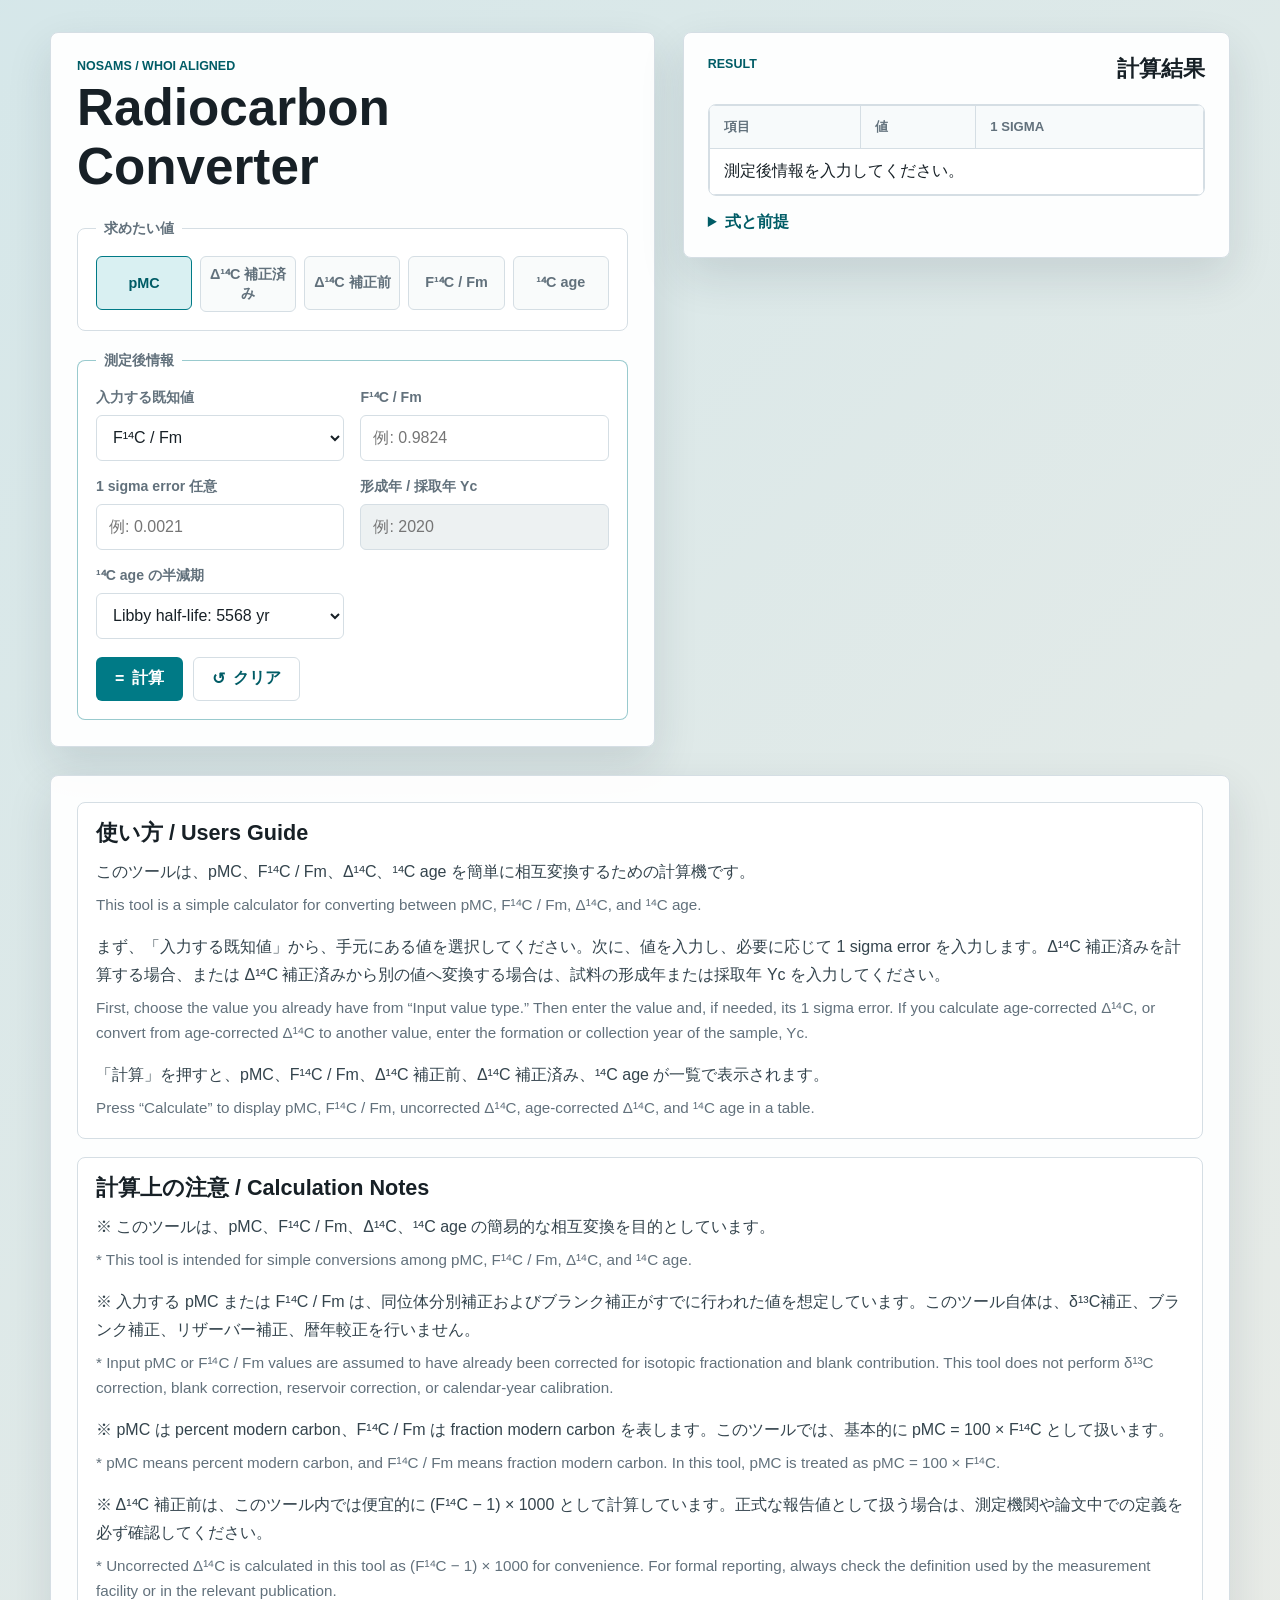
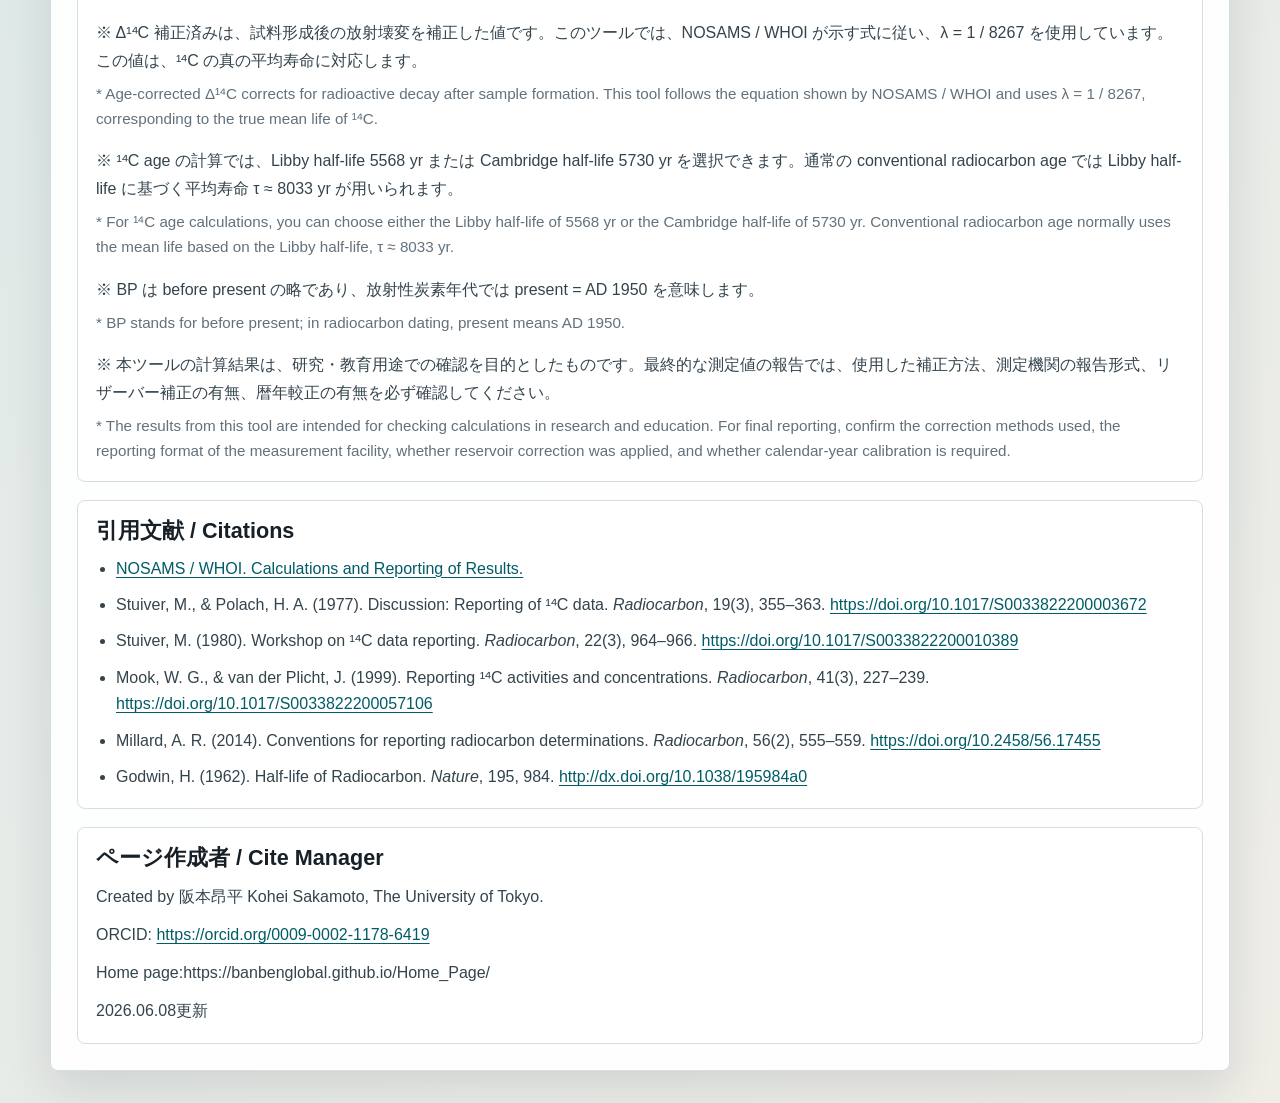
<file: index.html>
<!doctype html>
<html lang="ja">
  <head>
    <meta charset="utf-8">
    <meta name="viewport" content="width=device-width, initial-scale=1">
    <title>¹⁴C計算機　Radiocarbon Converter | pMC, F14C, Delta14C Calculator | K. Sakamoto</title>
    <meta
      name="description"
      content="Radiocarbon converter for pMC, F¹⁴C / Fm, Delta¹⁴C and ¹⁴C age calculations, aligned with NOSAMS / WHOI reporting formulas."
    >
    <meta name="author" content="K. Sakamoto, The University of Tokyo">
    <meta name="robots" content="index, follow">
    <link rel="stylesheet" href="style.css">
  </head>
  <body>
    <main class="app-shell">
      <section class="calculator" aria-labelledby="app-title">
        <div class="top-bar">
          <div>
            <p class="eyebrow">NOSAMS / WHOI aligned</p>
            <h1 id="app-title">Radiocarbon Converter</h1>
          </div>
        </div>

        <form id="converter-form" class="converter-form" novalidate>
          <fieldset class="control-group">
            <legend>求めたい値</legend>
            <div class="segment-grid" role="radiogroup" aria-label="求めたい値">
              <label>
                <input type="radio" name="target" value="pmc" checked>
                <span>pMC</span>
              </label>
              <label>
                <input type="radio" name="target" value="deltaCorrected">
                <span>Δ¹⁴C 補正済み</span>
              </label>
              <label>
                <input type="radio" name="target" value="deltaRaw">
                <span>Δ¹⁴C 補正前</span>
              </label>
              <label>
                <input type="radio" name="target" value="fm">
                <span>F¹⁴C / Fm</span>
              </label>
              <label>
                <input type="radio" name="target" value="age">
                <span>¹⁴C age</span>
              </label>
            </div>
          </fieldset>

          <fieldset class="control-group input-frame">
            <legend>測定後情報</legend>
            <div class="field-grid">
              <label class="field">
                <span>入力する既知値</span>
                <select id="source-type" name="sourceType">
                  <option value="fm">F¹⁴C / Fm</option>
                  <option value="pmc">pMC</option>
                  <option value="deltaCorrected">Δ¹⁴C 補正済み</option>
                  <option value="deltaRaw">Δ¹⁴C 補正前</option>
                  <option value="age">¹⁴C age</option>
                </select>
              </label>

              <label class="field">
                <span id="known-value-label">F¹⁴C / Fm</span>
                <input
                  id="known-value"
                  name="knownValue"
                  type="text"
                  inputmode="decimal"
                  placeholder="例: 0.9824"
                  required
                >
              </label>

              <label class="field optional-field">
                <span id="known-error-label">1 sigma error 任意</span>
                <input
                  id="known-error"
                  name="knownError"
                  type="text"
                  inputmode="decimal"
                  placeholder="例: 0.0021"
                >
              </label>

              <label class="field" id="collection-year-field">
                <span>形成年 / 採取年 Yc</span>
                <input
                  id="collection-year"
                  name="collectionYear"
                  type="text"
                  inputmode="numeric"
                  placeholder="例: 2020"
                >
              </label>

              <label class="field">
                <span>¹⁴C age の半減期</span>
                <select id="half-life-mode" name="halfLifeMode">
                  <option value="libby">Libby half-life: 5568 yr</option>
                  <option value="cambridge">Cambridge half-life: 5730 yr</option>
                </select>
              </label>
            </div>

            <div class="action-row">
              <button type="submit" class="primary-button">
                <span aria-hidden="true">=</span>
                計算
              </button>
              <button type="button" id="reset-button" class="ghost-button">
                <span aria-hidden="true">↺</span>
                クリア
              </button>
            </div>
          </fieldset>
        </form>
      </section>

      <section class="results-panel" aria-live="polite" aria-labelledby="result-title">
        <div class="result-heading">
          <p class="eyebrow">Result</p>
          <h2 id="result-title">計算結果</h2>
        </div>

        <div id="message" class="message" hidden></div>

        <div class="table-wrap">
          <table class="results-table">
            <thead>
              <tr>
                <th scope="col">項目</th>
                <th scope="col">値</th>
                <th scope="col">1 sigma</th>
              </tr>
            </thead>
            <tbody id="results-body">
              <tr>
                <td colspan="3">測定後情報を入力してください。</td>
              </tr>
            </tbody>
          </table>
        </div>

        <details class="formula-box">
          <summary>式と前提</summary>
          <ul>
            <li>pMC = Fm × 100</li>
            <li>Δ¹⁴C 補正前 = (Fm - 1) × 1000</li>
            <li>Δ¹⁴C 補正済み = [Fm × exp(λ × (1950 - Yc)) - 1] × 1000</li>
            <li>λ = 1 / 8267 = 0.00012097</li>
            <li>¹⁴C age = -τ × ln(Fm), τ = 選択した半減期 / ln(2)</li>
          </ul>
        </details>
      </section>

      <section class="info-panel" aria-labelledby="guide-title">
        <article class="text-box">
          <h2 id="guide-title">使い方 / Users Guide</h2>
          <p>
            このツールは、pMC、F¹⁴C / Fm、Δ¹⁴C、¹⁴C age を簡単に相互変換するための計算機です。
          </p>
          <p class="english-text">
            This tool is a simple calculator for converting between pMC, F¹⁴C / Fm, Δ¹⁴C, and ¹⁴C age.
          </p>
          <p>
            まず、「入力する既知値」から、手元にある値を選択してください。次に、値を入力し、必要に応じて 1 sigma error を入力します。Δ¹⁴C 補正済みを計算する場合、または Δ¹⁴C 補正済みから別の値へ変換する場合は、試料の形成年または採取年 Yc を入力してください。
          </p>
          <p class="english-text">
            First, choose the value you already have from “Input value type.” Then enter the value and, if needed, its 1 sigma error. If you calculate age-corrected Δ¹⁴C, or convert from age-corrected Δ¹⁴C to another value, enter the formation or collection year of the sample, Yc.
          </p>
          <p>
            「計算」を押すと、pMC、F¹⁴C / Fm、Δ¹⁴C 補正前、Δ¹⁴C 補正済み、¹⁴C age が一覧で表示されます。
          </p>
          <p class="english-text">
            Press “Calculate” to display pMC, F¹⁴C / Fm, uncorrected Δ¹⁴C, age-corrected Δ¹⁴C, and ¹⁴C age in a table.
          </p>
        </article>

        <article class="text-box">
          <h2>計算上の注意 / Calculation Notes</h2>
          <p>※ このツールは、pMC、F¹⁴C / Fm、Δ¹⁴C、¹⁴C age の簡易的な相互変換を目的としています。</p>
          <p class="english-text">* This tool is intended for simple conversions among pMC, F¹⁴C / Fm, Δ¹⁴C, and ¹⁴C age.</p>
          <p>※ 入力する pMC または F¹⁴C / Fm は、同位体分別補正およびブランク補正がすでに行われた値を想定しています。このツール自体は、δ¹³C補正、ブランク補正、リザーバー補正、暦年較正を行いません。</p>
          <p class="english-text">* Input pMC or F¹⁴C / Fm values are assumed to have already been corrected for isotopic fractionation and blank contribution. This tool does not perform δ¹³C correction, blank correction, reservoir correction, or calendar-year calibration.</p>
          <p>※ pMC は percent modern carbon、F¹⁴C / Fm は fraction modern carbon を表します。このツールでは、基本的に pMC = 100 × F¹⁴C として扱います。</p>
          <p class="english-text">* pMC means percent modern carbon, and F¹⁴C / Fm means fraction modern carbon. In this tool, pMC is treated as pMC = 100 × F¹⁴C.</p>
          <p>※ Δ¹⁴C 補正前は、このツール内では便宜的に (F¹⁴C − 1) × 1000 として計算しています。正式な報告値として扱う場合は、測定機関や論文中での定義を必ず確認してください。</p>
          <p class="english-text">* Uncorrected Δ¹⁴C is calculated in this tool as (F¹⁴C − 1) × 1000 for convenience. For formal reporting, always check the definition used by the measurement facility or in the relevant publication.</p>
          <p>※ Δ¹⁴C 補正済みは、試料形成後の放射壊変を補正した値です。このツールでは、NOSAMS / WHOI が示す式に従い、λ = 1 / 8267 を使用しています。この値は、¹⁴C の真の平均寿命に対応します。</p>
          <p class="english-text">* Age-corrected Δ¹⁴C corrects for radioactive decay after sample formation. This tool follows the equation shown by NOSAMS / WHOI and uses λ = 1 / 8267, corresponding to the true mean life of ¹⁴C.</p>
          <p>※ ¹⁴C age の計算では、Libby half-life 5568 yr または Cambridge half-life 5730 yr を選択できます。通常の conventional radiocarbon age では Libby half-life に基づく平均寿命 τ ≈ 8033 yr が用いられます。</p>
          <p class="english-text">* For ¹⁴C age calculations, you can choose either the Libby half-life of 5568 yr or the Cambridge half-life of 5730 yr. Conventional radiocarbon age normally uses the mean life based on the Libby half-life, τ ≈ 8033 yr.</p>
          <p>※ BP は before present の略であり、放射性炭素年代では present = AD 1950 を意味します。</p>
          <p class="english-text">* BP stands for before present; in radiocarbon dating, present means AD 1950.</p>
          <p>※ 本ツールの計算結果は、研究・教育用途での確認を目的としたものです。最終的な測定値の報告では、使用した補正方法、測定機関の報告形式、リザーバー補正の有無、暦年較正の有無を必ず確認してください。</p>
          <p class="english-text">* The results from this tool are intended for checking calculations in research and education. For final reporting, confirm the correction methods used, the reporting format of the measurement facility, whether reservoir correction was applied, and whether calendar-year calibration is required.</p>
        </article>

        <article class="text-box">
          <h2>引用文献 / Citations</h2>
          <ul class="reference-list">
            <li><a href="https://www2.whoi.edu/site/nosams/calculations-and-reporting-of-results/" target="_blank" rel="noreferrer">NOSAMS / WHOI. Calculations and Reporting of Results.</a></li>
            <li>Stuiver, M., &amp; Polach, H. A. (1977). Discussion: Reporting of ¹⁴C data. <i>Radiocarbon</i>, 19(3), 355–363. <a href="https://doi.org/10.1017/S0033822200003672" target="_blank" rel="noreferrer">https://doi.org/10.1017/S0033822200003672</a></li>
            <li>Stuiver, M. (1980). Workshop on ¹⁴C data reporting. <i>Radiocarbon</i>, 22(3), 964–966. <a href="https://doi.org/10.1017/S0033822200010389" target="_blank" rel="noreferrer">https://doi.org/10.1017/S0033822200010389</a></li>
            <li>Mook, W. G., &amp; van der Plicht, J. (1999). Reporting ¹⁴C activities and concentrations. <i>Radiocarbon</i>, 41(3), 227–239. <a href="https://doi.org/10.1017/S0033822200057106" target="_blank" rel="noreferrer">https://doi.org/10.1017/S0033822200057106</a></li>
            <li>Millard, A. R. (2014). Conventions for reporting radiocarbon determinations. <i>Radiocarbon</i>, 56(2), 555–559. <a href="https://doi.org/10.2458/56.17455" target="_blank" rel="noreferrer">https://doi.org/10.2458/56.17455</a></li>
            <li>Godwin, H. (1962). Half-life of Radiocarbon. <i>Nature</i>, 195, 984. <a href="http://dx.doi.org/10.1038/195984a0" target="_blank" rel="noreferrer">http://dx.doi.org/10.1038/195984a0</a></li>
          </ul>
        </article>

        <article class="text-box">
          <h2>ページ作成者 / Cite Manager</h2>
          <p>Created by 阪本昂平 Kohei Sakamoto, The University of Tokyo.</p>
          <p>ORCID: <a href="https://orcid.org/0009-0002-1178-6419" target="_blank" rel="noreferrer">https://orcid.org/0009-0002-1178-6419</a></p>
          <p>Home page:https://banbenglobal.github.io/Home_Page/</p>
          <p>2026.06.08更新</p>
        </article>
      </section>
    </main>

    <script src="app.js"></script>
  </body>
</html>
</file>
<file: style.css>
:root {
  color-scheme: light;
  --ink: #172026;
  --muted: #62717c;
  --line: #d5dee4;
  --panel: #ffffff;
  --surface: #f3f6f7;
  --accent: #007a86;
  --accent-strong: #005c66;
  --accent-soft: #d9f0f2;
  --gold: #c58728;
  --error: #a8302d;
  --shadow: 0 18px 45px rgba(28, 45, 54, 0.12);
  font-family: Inter, "Hiragino Kaku Gothic ProN", "Yu Gothic", Meiryo, sans-serif;
}

* {
  box-sizing: border-box;
}

body {
  min-height: 100vh;
  margin: 0;
  color: var(--ink);
  background:
    linear-gradient(135deg, rgba(0, 122, 134, 0.12), rgba(197, 135, 40, 0.08)),
    var(--surface);
}

button,
input,
select {
  font: inherit;
}

.app-shell {
  display: grid;
  grid-template-columns: minmax(0, 1.05fr) minmax(360px, 0.95fr);
  gap: 28px;
  width: min(1180px, calc(100% - 32px));
  margin: 0 auto;
  padding: 32px 0;
}

.calculator,
.results-panel,
.info-panel {
  background: rgba(255, 255, 255, 0.94);
  border: 1px solid var(--line);
  border-radius: 8px;
  box-shadow: var(--shadow);
}

.calculator {
  padding: 26px;
}

.info-panel {
  display: grid;
  grid-column: 1 / -1;
  gap: 18px;
  padding: 26px;
}

.results-panel {
  position: sticky;
  top: 24px;
  align-self: start;
  padding: 24px;
}

.top-bar,
.result-heading {
  display: flex;
  align-items: flex-start;
  justify-content: space-between;
  gap: 16px;
  margin-bottom: 22px;
}

.eyebrow {
  margin: 0 0 6px;
  color: var(--accent-strong);
  font-size: 0.78rem;
  font-weight: 700;
  text-transform: uppercase;
}

h1,
h2 {
  margin: 0;
  line-height: 1.15;
  letter-spacing: 0;
}

h1 {
  font-size: clamp(2rem, 4vw, 3.5rem);
}

h2 {
  font-size: 1.35rem;
}

.converter-form {
  display: grid;
  gap: 20px;
}

.control-group {
  margin: 0;
  padding: 18px;
  border: 1px solid var(--line);
  border-radius: 8px;
  background: var(--panel);
}

.control-group legend {
  padding: 0 8px;
  color: var(--muted);
  font-size: 0.9rem;
  font-weight: 700;
}

.segment-grid {
  display: grid;
  grid-template-columns: repeat(5, minmax(0, 1fr));
  gap: 8px;
}

.segment-grid label {
  min-width: 0;
}

.segment-grid input {
  position: absolute;
  opacity: 0;
  pointer-events: none;
}

.segment-grid span {
  display: grid;
  place-items: center;
  min-height: 54px;
  padding: 8px;
  color: var(--muted);
  border: 1px solid var(--line);
  border-radius: 6px;
  background: #f9fbfb;
  font-size: 0.9rem;
  font-weight: 700;
  text-align: center;
  overflow-wrap: anywhere;
  cursor: pointer;
}

.segment-grid input:checked + span {
  color: var(--accent-strong);
  border-color: var(--accent);
  background: var(--accent-soft);
}

.segment-grid input:focus-visible + span,
button:focus-visible,
input:focus-visible,
select:focus-visible,
summary:focus-visible {
  outline: 3px solid rgba(197, 135, 40, 0.35);
  outline-offset: 2px;
}

.input-frame {
  border-color: rgba(0, 122, 134, 0.4);
}

.field-grid {
  display: grid;
  grid-template-columns: repeat(2, minmax(0, 1fr));
  gap: 16px;
}

.field {
  display: grid;
  gap: 8px;
}

.field span {
  color: var(--muted);
  font-size: 0.88rem;
  font-weight: 700;
}

.field input,
.field select {
  width: 100%;
  min-height: 46px;
  padding: 0 12px;
  color: var(--ink);
  border: 1px solid var(--line);
  border-radius: 6px;
  background: #fff;
}

.field input:disabled {
  color: #8a979d;
  background: #edf1f2;
}

.action-row {
  display: flex;
  flex-wrap: wrap;
  gap: 10px;
  margin-top: 18px;
}

button {
  display: inline-flex;
  align-items: center;
  justify-content: center;
  gap: 8px;
  min-height: 44px;
  padding: 0 18px;
  border-radius: 6px;
  border: 1px solid transparent;
  font-weight: 800;
  cursor: pointer;
}

.primary-button {
  color: #fff;
  background: var(--accent);
}

.primary-button:hover {
  background: var(--accent-strong);
}

.ghost-button {
  color: var(--accent-strong);
  border-color: var(--line);
  background: #fff;
}

.message {
  margin-bottom: 14px;
  padding: 12px 14px;
  color: var(--error);
  border: 1px solid rgba(168, 48, 45, 0.25);
  border-radius: 6px;
  background: #fff3f2;
  font-weight: 700;
}

.table-wrap {
  overflow-x: auto;
  border: 1px solid var(--line);
  border-radius: 8px;
  background: #fff;
}

.results-table {
  width: 100%;
  min-width: 430px;
  border-collapse: collapse;
}

.results-table th,
.results-table td {
  padding: 12px 14px;
  border: 1px solid var(--line);
  text-align: left;
}

.results-table thead th {
  color: var(--muted);
  background: #f7fafb;
  font-size: 0.82rem;
  text-transform: uppercase;
}

.results-table tbody th {
  width: 42%;
  color: var(--ink);
  background: #fff;
  font-weight: 700;
}

.results-table td:nth-child(2),
.results-table td:nth-child(3) {
  font-variant-numeric: tabular-nums;
  white-space: nowrap;
}

.formula-box {
  margin-top: 16px;
  color: var(--muted);
}

.formula-box summary {
  color: var(--accent-strong);
  font-weight: 800;
  cursor: pointer;
}

.formula-box ul {
  margin: 12px 0 0;
  padding-left: 20px;
}

.formula-box li {
  margin: 7px 0;
}

.text-box {
  padding: 18px;
  border: 1px solid var(--line);
  border-radius: 8px;
  background: #fff;
}

.text-box h2 {
  margin-bottom: 12px;
  color: var(--ink);
}

.text-box p {
  margin: 0 0 10px;
  color: #34444d;
  line-height: 1.75;
}

.text-box .english-text {
  margin-top: -4px;
  margin-bottom: 16px;
  color: var(--muted);
  font-size: 0.95rem;
  line-height: 1.65;
}

.text-box p:last-child {
  margin-bottom: 0;
}

.text-box a {
  color: var(--accent-strong);
  text-decoration-thickness: 1px;
  text-underline-offset: 3px;
  overflow-wrap: anywhere;
}

.reference-list {
  display: grid;
  gap: 10px;
  margin: 0;
  padding-left: 20px;
  color: #34444d;
  line-height: 1.65;
}

@media (max-width: 900px) {
  .app-shell {
    grid-template-columns: 1fr;
    padding-top: 18px;
  }

  .results-panel {
    position: static;
  }

  .segment-grid {
    grid-template-columns: repeat(2, minmax(0, 1fr));
  }
}

@media (max-width: 560px) {
  .app-shell {
    width: min(100% - 20px, 1180px);
  }

  .calculator,
  .results-panel,
  .info-panel {
    padding: 16px;
  }

  .top-bar,
  .result-heading {
    display: grid;
  }

  .field-grid,
  .segment-grid {
    grid-template-columns: 1fr;
  }

  .action-row button {
    flex: 1 1 150px;
  }
}
</file>
